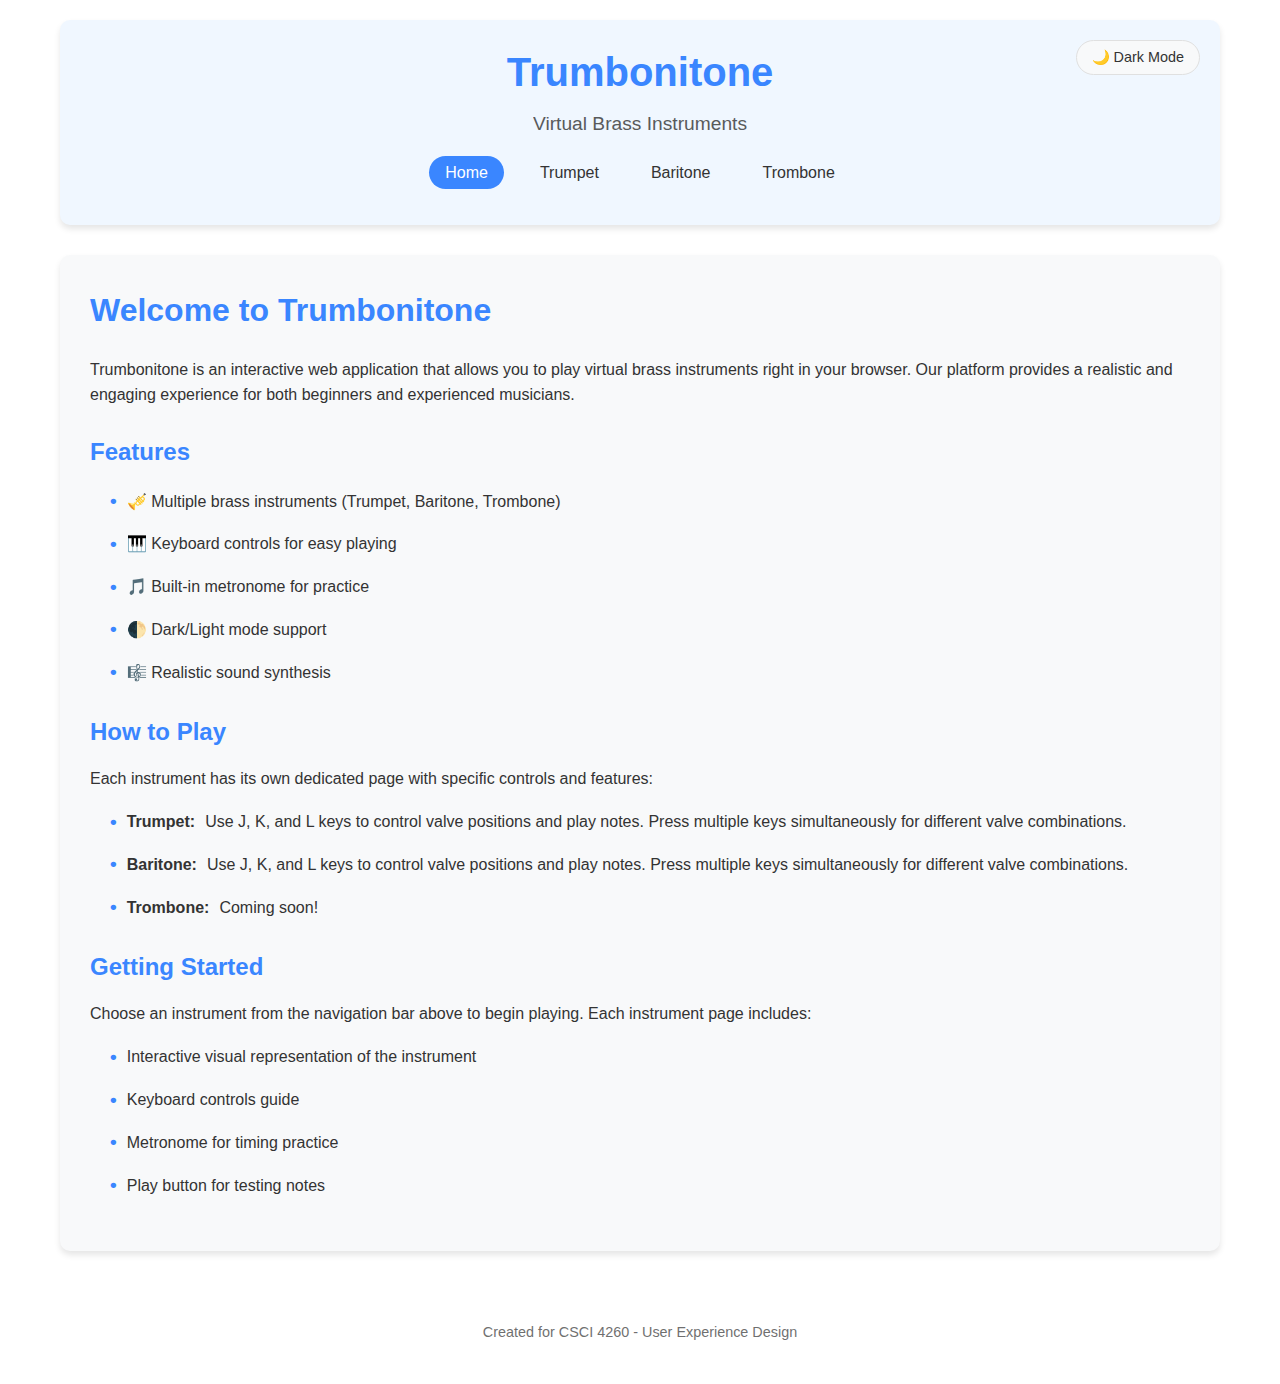
<file: index.html>
<!DOCTYPE html>
<html lang="en">
  <head>
    <meta charset="UTF-8" />
    <meta name="viewport" content="width=device-width, initial-scale=1.0" />
    <title>Trumbonitone - Home</title>
    <link rel="stylesheet" href="styles.css" />
    <link rel="icon" href="./assets/favicon.png">

    <!-- polyfill -->
    <script src="./inc/shim/Base64.js" type="text/javascript"></script>
    <script src="./inc/shim/Base64binary.js" type="text/javascript"></script>
    <script src="./inc/shim/WebAudioAPI.js" type="text/javascript"></script>
    <!-- midi.js package -->
    <script src="./js/midi/audioDetect.js" type="text/javascript"></script>
    <script src="./js/midi/gm.js" type="text/javascript"></script>
    <script src="./js/midi/loader.js" type="text/javascript"></script>
    <script src="./js/midi/plugin.audiotag.js" type="text/javascript"></script>
    <script src="./js/midi/plugin.webaudio.js" type="text/javascript"></script>
    <script src="./js/midi/plugin.webmidi.js" type="text/javascript"></script>
    <!-- utils -->
    <script src="./js/util/dom_request_xhr.js" type="text/javascript"></script>
    <script
      src="./js/util/dom_request_script.js"
      type="text/javascript"
    ></script>
  </head>
  <body>
    <div class="app-container">
      <header>
        <h1>Trumbonitone</h1>
        <p>Virtual Brass Instruments</p>
        <nav class="main-nav">
          <ul>
            <li><a href="index.html" class="active">Home</a></li>
            <li><a href="trumpet.html">Trumpet</a></li>
            <li><a href="baritone.html">Baritone</a></li>
            <li><a href="trombone.html">Trombone</a></li>
          </ul>
        </nav>
        <button id="theme-toggle" onclick="toggleTheme()">🌙 Dark Mode</button>
      </header>

      <main>
        <div class="about-section">
          <h2>Welcome to Trumbonitone</h2>
          <p>
            Trumbonitone is an interactive web application that allows you to
            play virtual brass instruments right in your browser. Our platform
            provides a realistic and engaging experience for both beginners and
            experienced musicians.
          </p>

          <h3>Features</h3>
          <ul class="features-list">
            <li>🎺 Multiple brass instruments (Trumpet, Baritone, Trombone)</li>
            <li>🎹 Keyboard controls for easy playing</li>
            <li>🎵 Built-in metronome for practice</li>
            <li>🌓 Dark/Light mode support</li>
            <li>🎼 Realistic sound synthesis</li>
          </ul>

          <h3>How to Play</h3>
          <p>
            Each instrument has its own dedicated page with specific controls
            and features:
          </p>
          <ul class="features-list">
            <li>
              <strong>Trumpet:</strong> Use J, K, and L keys to control valve
              positions and play notes. Press multiple keys simultaneously for
              different valve combinations.
            </li>
            <li>
              <strong>Baritone:</strong> Use J, K, and L keys to control valve
              positions and play notes. Press multiple keys simultaneously for
              different valve combinations.
            </li>
            <li><strong>Trombone:</strong> Coming soon!</li>
          </ul>

          <h3>Getting Started</h3>
          <p>
            Choose an instrument from the navigation bar above to begin playing.
            Each instrument page includes:
          </p>
          <ul class="features-list">
            <li>Interactive visual representation of the instrument</li>
            <li>Keyboard controls guide</li>
            <li>Metronome for timing practice</li>
            <li>Play button for testing notes</li>
          </ul>
        </div>
      </main>

      <footer>
        <p>Created for CSCI 4260 - User Experience Design</p>
      </footer>
    </div>

    <script>
      // Theme handling
      function toggleTheme() {
        const html = document.documentElement;
        const currentTheme = html.getAttribute("data-theme");
        const newTheme = currentTheme === "dark" ? "light" : "dark";
        html.setAttribute("data-theme", newTheme);

        const themeButton = document.getElementById("theme-toggle");
        themeButton.textContent =
          newTheme === "dark" ? "☀️ Light Mode" : "🌙 Dark Mode";

        // Save preference
        localStorage.setItem("theme", newTheme);
      }

      // Load saved theme preference
      window.addEventListener("load", () => {
        const savedTheme = localStorage.getItem("theme") || "light";
        document.documentElement.setAttribute("data-theme", savedTheme);
        const themeButton = document.getElementById("theme-toggle");
        themeButton.textContent =
          savedTheme === "dark" ? "☀️ Light Mode" : "🌙 Dark Mode";
      });
    </script>
  </body>
</html>
</file>
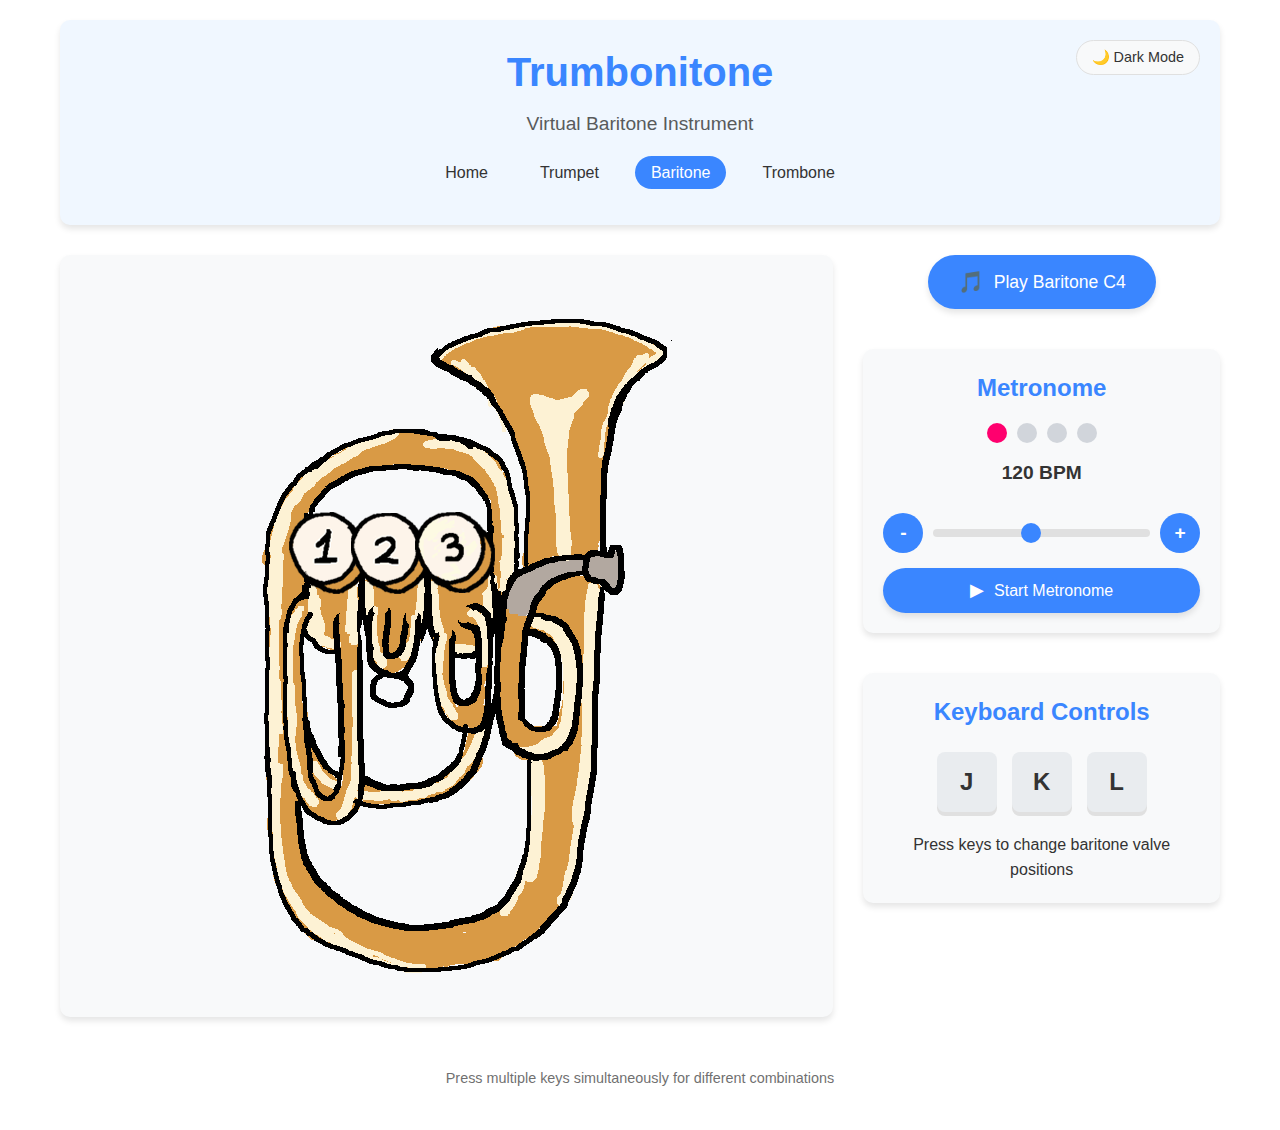
<file: baritone.html>
<!DOCTYPE html>
<html lang="en">
  <head>
    <meta charset="UTF-8" />
    <meta name="viewport" content="width=device-width, initial-scale=1.0" />
    <title>Trumbonitone - Baritone</title>
    <link rel="stylesheet" href="styles.css" />
    <link rel="icon" href="./assets/favicon.png">

    <!-- polyfill -->
    <script src="./inc/shim/Base64.js" type="text/javascript"></script>
    <script src="./inc/shim/Base64binary.js" type="text/javascript"></script>
    <script src="./inc/shim/WebAudioAPI.js" type="text/javascript"></script>
    <!-- midi.js package -->
    <script src="./js/midi/audioDetect.js" type="text/javascript"></script>
    <script src="./js/midi/gm.js" type="text/javascript"></script>
    <script src="./js/midi/loader.js" type="text/javascript"></script>
    <script src="./js/midi/plugin.audiotag.js" type="text/javascript"></script>
    <script src="./js/midi/plugin.webaudio.js" type="text/javascript"></script>
    <script src="./js/midi/plugin.webmidi.js" type="text/javascript"></script>
    <!-- utils -->
    <script src="./js/util/dom_request_xhr.js" type="text/javascript"></script>
    <script
      src="./js/util/dom_request_script.js"
      type="text/javascript"
    ></script>
  </head>
  <body>
    <div class="app-container">
      <header>
        <h1>Trumbonitone</h1>
        <p>Virtual Baritone Instrument</p>
        <nav class="main-nav">
          <ul>
            <li><a href="index.html">Home</a></li>
            <li><a href="trumpet.html">Trumpet</a></li>
            <li><a href="baritone.html" class="active">Baritone</a></li>
            <li><a href="trombone.html">Trombone</a></li>
          </ul>
        </nav>
        <button id="theme-toggle" onclick="toggleTheme()">🌙 Dark Mode</button>
      </header>

      <main>
        <div class="instrument-container">
          <div id="baritone-display"></div>
        </div>

        <div class="controls-section">
          <div class="play-controls">
            <button class="play-button" onclick="playBaritone()">
              <span class="icon">🎵</span>
              <span>Play Baritone C4</span>
            </button>
          </div>

          <!-- Metronome Section -->
          <div class="metronome-container">
            <h2>Metronome</h2>
            <div class="metronome-display">
              <div class="beat-indicator">
                <div class="beat beat-1 active"></div>
                <div class="beat beat-2"></div>
                <div class="beat beat-3"></div>
                <div class="beat beat-4"></div>
              </div>
              <div class="tempo-display">
                <span id="bpm-value">120</span> BPM
              </div>
            </div>
            <div class="metronome-controls">
              <button id="tempo-down" onclick="changeTempo(-5)">-</button>
              <input
                type="range"
                id="tempo-slider"
                min="40"
                max="220"
                value="120"
                oninput="updateTempo(this.value)"
              />
              <button id="tempo-up" onclick="changeTempo(5)">+</button>
            </div>
            <button
              id="metronome-toggle"
              class="metronome-button"
              onclick="toggleMetronome()"
            >
              <span class="icon">▶</span>
              <span>Start Metronome</span>
            </button>
          </div>

          <div class="keyboard-guide">
            <h2>Keyboard Controls</h2>
            <div class="key-container">
              <div class="key" data-key="j">J</div>
              <div class="key" data-key="k">K</div>
              <div class="key" data-key="l">L</div>
            </div>
            <p>Press keys to change baritone valve positions</p>
          </div>
        </div>
      </main>

      <footer>
        <p>Press multiple keys simultaneously for different combinations</p>
      </footer>
    </div>

    <script>
      // Theme handling
      function toggleTheme() {
        const html = document.documentElement;
        const currentTheme = html.getAttribute("data-theme");
        const newTheme = currentTheme === "dark" ? "light" : "dark";
        html.setAttribute("data-theme", newTheme);

        const themeButton = document.getElementById("theme-toggle");
        themeButton.textContent =
          newTheme === "dark" ? "☀️ Light Mode" : "🌙 Dark Mode";

        // Save preference
        localStorage.setItem("theme", newTheme);
      }

      // Load saved theme preference
      window.addEventListener("load", () => {
        const savedTheme = localStorage.getItem("theme") || "light";
        document.documentElement.setAttribute("data-theme", savedTheme);
        const themeButton = document.getElementById("theme-toggle");
        themeButton.textContent =
          savedTheme === "dark" ? "☀️ Light Mode" : "🌙 Dark Mode";
      });

      window.onload = function () {
        MIDI.loadPlugin({
          soundfontUrl:
            "https://gleitz.github.io/midi-js-soundfonts/FluidR3_GM/",
          instruments: ["trombone", "woodblock"],
          onsuccess: function () {
            MIDI.programChange(0, MIDI.GM.byName["trombone"].number);
            MIDI.programChange(1, MIDI.GM.byName["woodblock"].number);
            midiReady = true;
            document.querySelector(".play-button").classList.add("ready");
            console.log("MIDI initialized successfully");
          },
          onerror: function (err) {
            console.error("MIDI initialization failed:", err);
          },
        });
      };

      function playBaritone() {
        if (!midiReady) {
          console.warn("MIDI not ready yet!");
          return;
        }
        const note = 60; // C4
        const velocity = 127;
        const delay = 0;
        const duration = 0.75;

        MIDI.noteOn(0, note, velocity, delay);
        MIDI.noteOff(0, note, delay + duration);

        // Visual feedback
        document.querySelector(".play-button").classList.add("playing");
        setTimeout(() => {
          document.querySelector(".play-button").classList.remove("playing");
        }, duration * 1000);
      }

      let midiReady = false;
      let lastNote = null;
      let lastNoteTime = 0;

      function playNote(note) {
        if (!midiReady) {
          console.warn("MIDI not ready yet!");
          return;
        }

        const now = Date.now();
        // Only play a new note if it's different or if enough time has passed
        if (note !== lastNote || now - lastNoteTime > 100) {
          if (lastNote !== null) {
            MIDI.noteOff(0, lastNote, 0);
          }
          MIDI.noteOn(0, note, 127, 0);
          lastNote = note;
          lastNoteTime = now;
          console.log("Playing note:", note);
        }
      }

      const keysPressed = {};

      const baritoneDisplay = document.getElementById("baritone-display");

      const img_strt = new Image();
      img_strt.src = "./assets/baritone/Baritone.png";
      img_strt.alt = "Baritone with no valves pressed";
      img_strt.className = "baritone-image";

      const img_j = new Image();
      img_j.src = "./assets/baritone/Baritone_J.png";
      img_j.alt = "Baritone with J valve pressed";
      img_j.className = "baritone-image";
      img_j.style.display = "none";

      const img_k = new Image();
      img_k.src = "./assets/baritone/Baritone_K.png";
      img_k.alt = "Baritone with K valve pressed";
      img_k.className = "baritone-image";
      img_k.style.display = "none";

      const img_l = new Image();
      img_l.src = "./assets/baritone/Baritone_L.png";
      img_l.alt = "Baritone with L valve pressed";
      img_l.className = "baritone-image";
      img_l.style.display = "none";

      const img_jk = new Image();
      img_jk.src = "./assets/baritone/Baritone_JK.png";
      img_jk.alt = "Baritone with J and K valves pressed";
      img_jk.className = "baritone-image";
      img_jk.style.display = "none";

      const img_jl = new Image();
      img_jl.src = "./assets/baritone/Baritone_JL.png";
      img_jl.alt = "Baritone with J and L valves pressed";
      img_jl.className = "baritone-image";
      img_jl.style.display = "none";

      const img_kl = new Image();
      img_kl.src = "./assets/baritone/Baritone_KL.png";
      img_kl.alt = "Baritone with K and L valves pressed";
      img_kl.className = "baritone-image";
      img_kl.style.display = "none";

      const img_jkl = new Image();
      img_jkl.src = "./assets/baritone/Baritone_JKL.png";
      img_jkl.alt = "Baritone with all valves pressed";
      img_jkl.className = "baritone-image";
      img_jkl.style.display = "none";

      img_strt.onload = () => baritoneDisplay.appendChild(img_strt);
      img_j.onload = () => baritoneDisplay.appendChild(img_j);
      img_k.onload = () => baritoneDisplay.appendChild(img_k);
      img_l.onload = () => baritoneDisplay.appendChild(img_l);
      img_jk.onload = () => baritoneDisplay.appendChild(img_jk);
      img_jl.onload = () => baritoneDisplay.appendChild(img_jl);
      img_kl.onload = () => baritoneDisplay.appendChild(img_kl);
      img_jkl.onload = () => baritoneDisplay.appendChild(img_jkl);

      function updateDisplay() {
        if (isNone()) {
          img_strt.style.display = "block";
          img_j.style.display = "none";
          img_k.style.display = "none";
          img_l.style.display = "none";
          img_jk.style.display = "none";
          img_jl.style.display = "none";
          img_kl.style.display = "none";
          img_jkl.style.display = "none";
        } else if (isJ()) {
          img_strt.style.display = "none";
          img_j.style.display = "block";
          img_k.style.display = "none";
          img_l.style.display = "none";
          img_jk.style.display = "none";
          img_jl.style.display = "none";
          img_kl.style.display = "none";
          img_jkl.style.display = "none";
        } else if (isK()) {
          img_strt.style.display = "none";
          img_j.style.display = "none";
          img_k.style.display = "block";
          img_l.style.display = "none";
          img_jk.style.display = "none";
          img_jl.style.display = "none";
          img_kl.style.display = "none";
          img_jkl.style.display = "none";
        } else if (isL()) {
          img_strt.style.display = "none";
          img_j.style.display = "none";
          img_k.style.display = "none";
          img_l.style.display = "block";
          img_jk.style.display = "none";
          img_jl.style.display = "none";
          img_kl.style.display = "none";
          img_jkl.style.display = "none";
        } else if (isJK()) {
          img_strt.style.display = "none";
          img_j.style.display = "none";
          img_k.style.display = "none";
          img_l.style.display = "none";
          img_jk.style.display = "block";
          img_jl.style.display = "none";
          img_kl.style.display = "none";
          img_jkl.style.display = "none";
        } else if (isJL()) {
          img_strt.style.display = "none";
          img_j.style.display = "none";
          img_k.style.display = "none";
          img_l.style.display = "none";
          img_jk.style.display = "none";
          img_jl.style.display = "block";
          img_kl.style.display = "none";
          img_jkl.style.display = "none";
        } else if (isKL()) {
          img_strt.style.display = "none";
          img_j.style.display = "none";
          img_k.style.display = "none";
          img_l.style.display = "none";
          img_jk.style.display = "none";
          img_jl.style.display = "none";
          img_kl.style.display = "block";
          img_jkl.style.display = "none";
        } else if (isJKL()) {
          img_strt.style.display = "none";
          img_j.style.display = "none";
          img_k.style.display = "none";
          img_l.style.display = "none";
          img_jk.style.display = "none";
          img_jl.style.display = "none";
          img_kl.style.display = "none";
          img_jkl.style.display = "block";
        }

        requestAnimationFrame(updateDisplay);
      }

      document.addEventListener("keydown", (e) => {
        const key = e.key.toLowerCase();
        if (key === "j" || key === "k" || key === "l") {
          keysPressed[key] = true;
          document
            .querySelector(`.key[data-key="${key}"]`)
            .classList.add("active");

          // Play the appropriate note based on key combination
          if (isNone()) {
            playNote(60); // C4 - No valves
          } else if (isJ()) {
            playNote(58); // Bb3 - First valve
          } else if (isK()) {
            playNote(57); // A3 - Second valve
          } else if (isL()) {
            playNote(55); // G3 - Third valve
          } else if (isJK()) {
            playNote(53); // F3 - First and second valves
          } else if (isJL()) {
            playNote(52); // E3 - First and third valves
          } else if (isKL()) {
            playNote(50); // D3 - Second and third valves
          } else if (isJKL()) {
            playNote(48); // C3 - All valves
          }
        }
      });

      document.addEventListener("keyup", (e) => {
        const key = e.key.toLowerCase();
        if (key === "j" || key === "k" || key === "l") {
          keysPressed[key] = false;
          document
            .querySelector(`.key[data-key="${key}"]`)
            .classList.remove("active");
          // Stop the note when all keys are released
          if (isNone() && lastNote !== null) {
            MIDI.noteOff(0, lastNote, 0);
            lastNote = null;
          }
        }
      });

      requestAnimationFrame(updateDisplay);

      function isNone() {
        return Object.values(keysPressed).every((value) => value === false);
      }

      function isJ() {
        return keysPressed["j"] && !keysPressed["k"] && !keysPressed["l"];
      }

      function isK() {
        return !keysPressed["j"] && keysPressed["k"] && !keysPressed["l"];
      }

      function isL() {
        return !keysPressed["j"] && !keysPressed["k"] && keysPressed["l"];
      }

      function isJK() {
        return keysPressed["j"] && keysPressed["k"] && !keysPressed["l"];
      }

      function isJL() {
        return keysPressed["j"] && !keysPressed["k"] && keysPressed["l"];
      }

      function isKL() {
        return !keysPressed["j"] && keysPressed["k"] && keysPressed["l"];
      }

      function isJKL() {
        return keysPressed["j"] && keysPressed["k"] && keysPressed["l"];
      }

      // Metronome functionality
      let metronomeActive = false;
      let tempo = 120; // BPM
      let metronomeInterval;
      let currentBeat = 0;
      const beatsPerMeasure = 4;

      function updateTempo(value) {
        tempo = parseInt(value);
        document.getElementById("bpm-value").textContent = tempo;

        // If metronome is running, restart it with new tempo
        if (metronomeActive) {
          clearInterval(metronomeInterval);
          startMetronome();
        }
      }

      function changeTempo(change) {
        const slider = document.getElementById("tempo-slider");
        const newTempo = parseInt(slider.value) + change;

        // Keep tempo within bounds
        if (
          newTempo >= parseInt(slider.min) &&
          newTempo <= parseInt(slider.max)
        ) {
          slider.value = newTempo;
          updateTempo(newTempo);
        }
      }

      function toggleMetronome() {
        metronomeActive = !metronomeActive;
        const button = document.getElementById("metronome-toggle");

        if (metronomeActive) {
          button.innerHTML =
            '<span class="icon">■</span><span>Stop Metronome</span>';
          button.classList.add("active");
          startMetronome();
        } else {
          button.innerHTML =
            '<span class="icon">▶</span><span>Start Metronome</span>';
          button.classList.remove("active");
          clearInterval(metronomeInterval);
          resetBeatIndicators();
        }
      }

      function startMetronome() {
        const intervalMs = 60000 / tempo; // Convert BPM to milliseconds

        // Reset beat counter
        currentBeat = 0;

        // Start the interval
        metronomeInterval = setInterval(() => {
          playMetronomeTick(currentBeat === 0); // Accent first beat
          updateBeatIndicator();
          currentBeat = (currentBeat + 1) % beatsPerMeasure;
        }, intervalMs);
      }

      function playMetronomeTick(isAccent) {
        if (!midiReady) return;

        // Use MIDI to play woodblock sound
        const note = isAccent ? 76 : 77; // High/low woodblock
        const velocity = isAccent ? 100 : 80;
        const delay = 0;
        const duration = 0.05;

        MIDI.noteOn(1, note, velocity, delay);
        MIDI.noteOff(1, note, delay + duration);
      }

      function updateBeatIndicator() {
        // Reset all beat indicators
        resetBeatIndicators();

        // Highlight current beat
        const currentBeatEl = document.querySelector(
          `.beat-${currentBeat + 1}`
        );
        if (currentBeatEl) {
          currentBeatEl.classList.add("active");
          currentBeatEl.classList.add("pulse");

          // Remove pulse animation after it completes
          setTimeout(() => {
            currentBeatEl.classList.remove("pulse");
          }, 150);
        }
      }

      function resetBeatIndicators() {
        const beats = document.querySelectorAll(".beat");
        beats.forEach((beat) => {
          beat.classList.remove("active");
          beat.classList.remove("pulse");
        });
      }
    </script>
  </body>
</html>
</file>
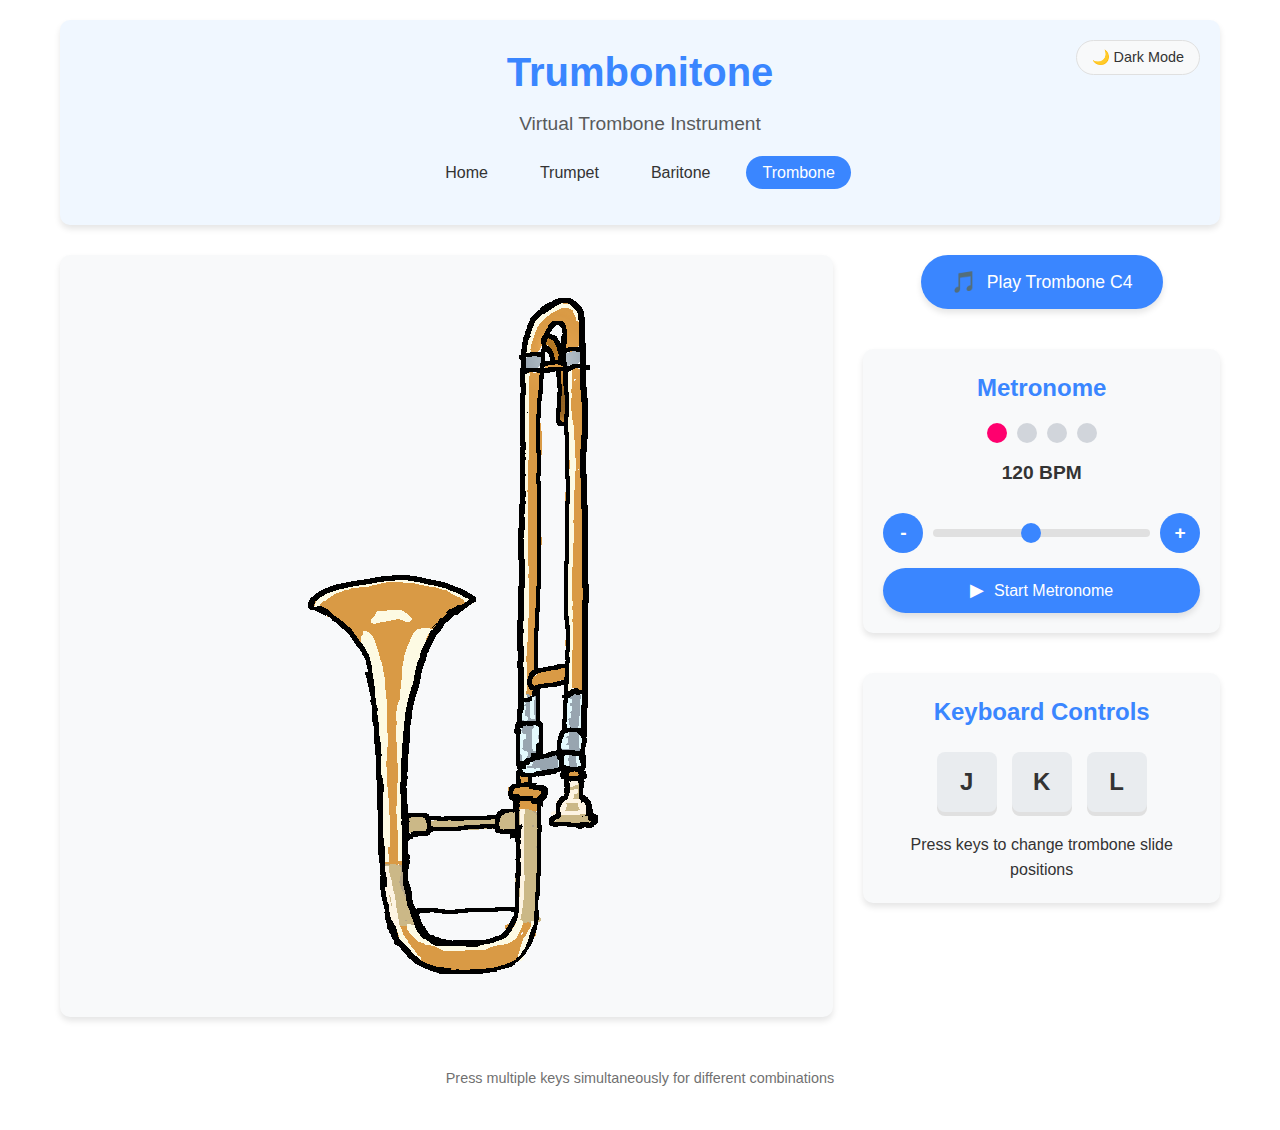
<file: trombone.html>
<!DOCTYPE html>
<html lang="en">
  <head>
    <meta charset="UTF-8" />
    <meta name="viewport" content="width=device-width, initial-scale=1.0" />
    <title>Trumbonitone - Trombone</title>
    <link rel="stylesheet" href="styles.css" />
    <link rel="icon" href="./assets/favicon.png">

    <!-- polyfill -->
    <script src="./inc/shim/Base64.js" type="text/javascript"></script>
    <script src="./inc/shim/Base64binary.js" type="text/javascript"></script>
    <script src="./inc/shim/WebAudioAPI.js" type="text/javascript"></script>
    <!-- midi.js package -->
    <script src="./js/midi/audioDetect.js" type="text/javascript"></script>
    <script src="./js/midi/gm.js" type="text/javascript"></script>
    <script src="./js/midi/loader.js" type="text/javascript"></script>
    <script src="./js/midi/plugin.audiotag.js" type="text/javascript"></script>
    <script src="./js/midi/plugin.webaudio.js" type="text/javascript"></script>
    <script src="./js/midi/plugin.webmidi.js" type="text/javascript"></script>
    <!-- utils -->
    <script src="./js/util/dom_request_xhr.js" type="text/javascript"></script>
    <script
      src="./js/util/dom_request_script.js"
      type="text/javascript"
    ></script>
  </head>
  <body>
    <div class="app-container">
      <header>
        <h1>Trumbonitone</h1>
        <p>Virtual Trombone Instrument</p>
        <nav class="main-nav">
          <ul>
            <li><a href="index.html">Home</a></li>
            <li><a href="trumpet.html">Trumpet</a></li>
            <li><a href="baritone.html">Baritone</a></li>
            <li><a href="trombone.html" class="active">Trombone</a></li>
          </ul>
        </nav>
        <button id="theme-toggle" onclick="toggleTheme()">🌙 Dark Mode</button>
      </header>

      <main>
        <div class="instrument-container">
          <div id="trombone-display"></div>
        </div>

        <div class="controls-section">
          <div class="play-controls">
            <button class="play-button" onclick="playTrombone()">
              <span class="icon">🎵</span>
              <span>Play Trombone C4</span>
            </button>
          </div>

          <!-- Metronome Section -->
          <div class="metronome-container">
            <h2>Metronome</h2>
            <div class="metronome-display">
              <div class="beat-indicator">
                <div class="beat beat-1 active"></div>
                <div class="beat beat-2"></div>
                <div class="beat beat-3"></div>
                <div class="beat beat-4"></div>
              </div>
              <div class="tempo-display">
                <span id="bpm-value">120</span> BPM
              </div>
            </div>
            <div class="metronome-controls">
              <button id="tempo-down" onclick="changeTempo(-5)">-</button>
              <input
                type="range"
                id="tempo-slider"
                min="40"
                max="220"
                value="120"
                oninput="updateTempo(this.value)"
              />
              <button id="tempo-up" onclick="changeTempo(5)">+</button>
            </div>
            <button
              id="metronome-toggle"
              class="metronome-button"
              onclick="toggleMetronome()"
            >
              <span class="icon">▶</span>
              <span>Start Metronome</span>
            </button>
          </div>

          <div class="keyboard-guide">
            <h2>Keyboard Controls</h2>
            <div class="key-container">
              <div class="key" data-key="j">J</div>
              <div class="key" data-key="k">K</div>
              <div class="key" data-key="l">L</div>
            </div>
            <p>Press keys to change trombone slide positions</p>
          </div>
        </div>
      </main>

      <footer>
        <p>Press multiple keys simultaneously for different combinations</p>
      </footer>
    </div>

    <script>
      // Theme handling
      function toggleTheme() {
        const html = document.documentElement;
        const currentTheme = html.getAttribute("data-theme");
        const newTheme = currentTheme === "dark" ? "light" : "dark";
        html.setAttribute("data-theme", newTheme);

        const themeButton = document.getElementById("theme-toggle");
        themeButton.textContent =
          newTheme === "dark" ? "☀️ Light Mode" : "🌙 Dark Mode";

        // Save preference
        localStorage.setItem("theme", newTheme);
      }

      // Load saved theme preference
      window.addEventListener("load", () => {
        const savedTheme = localStorage.getItem("theme") || "light";
        document.documentElement.setAttribute("data-theme", savedTheme);
        const themeButton = document.getElementById("theme-toggle");
        themeButton.textContent =
          savedTheme === "dark" ? "☀️ Light Mode" : "🌙 Dark Mode";
      });

      window.onload = function () {
        MIDI.loadPlugin({
          soundfontUrl:
            "https://gleitz.github.io/midi-js-soundfonts/FluidR3_GM/",
          instruments: ["trombone"],
          onsuccess: function () {
            MIDI.programChange(0, MIDI.GM.byName["trombone"].number);
            midiReady = true;
            document.querySelector(".play-button").classList.add("ready");
          },
        });
      };

      function playTrombone() {
        if (!midiReady) {
          console.warn("MIDI not ready yet!");
          return;
        }
        const note = 60; // C4
        const velocity = 127;
        const delay = 0;
        const duration = 0.75;

        MIDI.noteOn(0, note, velocity, delay);
        MIDI.noteOff(0, note, delay + duration);

        // Visual feedback
        document.querySelector(".play-button").classList.add("playing");
        setTimeout(() => {
          document.querySelector(".play-button").classList.remove("playing");
        }, duration * 1000);
      }

      let midiReady = false;
      const keysPressed = {};
      const tromboneDisplay = document.getElementById("trombone-display");

      const img_strt = new Image();
      img_strt.src = "./assets/trombone/Trombone.png";
      img_strt.alt = "Trombone in first position";
      img_strt.className = "trombone-image";

      img_strt.onload = () => tromboneDisplay.appendChild(img_strt);

      document.addEventListener("keydown", (e) => {
        const key = e.key.toLowerCase();
        if (key === "j" || key === "k" || key === "l") {
          keysPressed[key] = true;
          document
            .querySelector(`.key[data-key="${key}"]`)
            .classList.add("active");
        }
      });

      document.addEventListener("keyup", (e) => {
        const key = e.key.toLowerCase();
        if (key === "j" || key === "k" || key === "l") {
          keysPressed[key] = false;
          document
            .querySelector(`.key[data-key="${key}"]`)
            .classList.remove("active");
        }
      });

      function updateDisplay() {
        if (isNone()) {
          img_strt.style.display = "block";
        }

        requestAnimationFrame(updateDisplay);
      }

      requestAnimationFrame(updateDisplay);

      function isNone() {
        return Object.values(keysPressed).every((value) => value === false);
      }

      // Metronome functionality
      let metronomeActive = false;
      let tempo = 120; // BPM
      let metronomeInterval;
      let currentBeat = 0;
      const beatsPerMeasure = 4;

      function updateTempo(value) {
        tempo = parseInt(value);
        document.getElementById("bpm-value").textContent = tempo;

        // If metronome is running, restart it with new tempo
        if (metronomeActive) {
          clearInterval(metronomeInterval);
          startMetronome();
        }
      }

      function changeTempo(change) {
        const slider = document.getElementById("tempo-slider");
        const newTempo = parseInt(slider.value) + change;

        // Keep tempo within bounds
        if (
          newTempo >= parseInt(slider.min) &&
          newTempo <= parseInt(slider.max)
        ) {
          slider.value = newTempo;
          updateTempo(newTempo);
        }
      }

      function toggleMetronome() {
        metronomeActive = !metronomeActive;
        const button = document.getElementById("metronome-toggle");

        if (metronomeActive) {
          button.innerHTML =
            '<span class="icon">■</span><span>Stop Metronome</span>';
          button.classList.add("active");
          startMetronome();
        } else {
          button.innerHTML =
            '<span class="icon">▶</span><span>Start Metronome</span>';
          button.classList.remove("active");
          clearInterval(metronomeInterval);
          resetBeatIndicators();
        }
      }

      function startMetronome() {
        const intervalMs = 60000 / tempo; // Convert BPM to milliseconds

        // Reset beat counter
        currentBeat = 0;

        // Start the interval
        metronomeInterval = setInterval(() => {
          playMetronomeTick(currentBeat === 0); // Accent first beat
          updateBeatIndicator();
          currentBeat = (currentBeat + 1) % beatsPerMeasure;
        }, intervalMs);
      }

      function playMetronomeTick(isAccent) {
        if (!midiReady) return;

        // Use MIDI to play woodblock sound
        const note = isAccent ? 76 : 77; // High/low woodblock
        const velocity = isAccent ? 100 : 80;
        const delay = 0;
        const duration = 0.05;

        MIDI.noteOn(1, note, velocity, delay);
        MIDI.noteOff(1, note, delay + duration);
      }

      function updateBeatIndicator() {
        // Reset all beat indicators
        resetBeatIndicators();

        // Highlight current beat
        const currentBeatEl = document.querySelector(
          `.beat-${currentBeat + 1}`
        );
        if (currentBeatEl) {
          currentBeatEl.classList.add("active");
          currentBeatEl.classList.add("pulse");

          // Remove pulse animation after it completes
          setTimeout(() => {
            currentBeatEl.classList.remove("pulse");
          }, 150);
        }
      }

      function resetBeatIndicators() {
        const beats = document.querySelectorAll(".beat");
        beats.forEach((beat) => {
          beat.classList.remove("active");
          beat.classList.remove("pulse");
        });
      }
    </script>
  </body>
</html>
</file>
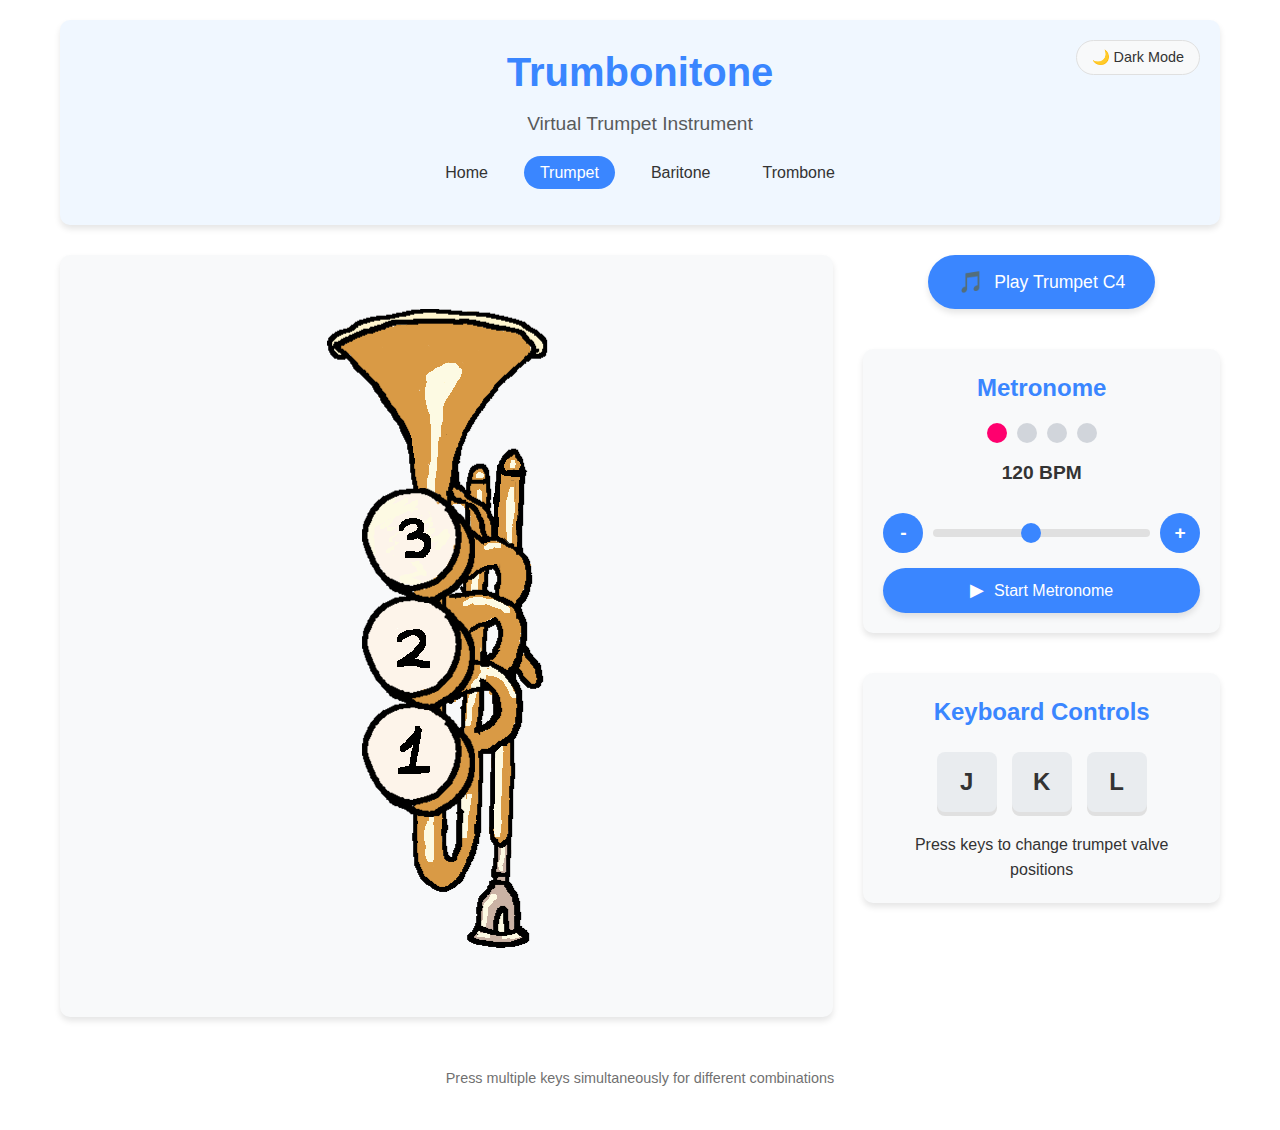
<file: trumpet.html>
<!DOCTYPE html>
<html lang="en">
  <head>
    <meta charset="UTF-8" />
    <meta name="viewport" content="width=device-width, initial-scale=1.0" />
    <title>Trumbonitone</title>
    <link rel="stylesheet" href="styles.css" />
    <link rel="icon" href="./assets/favicon.png">

    <!-- polyfill -->
    <script src="./inc/shim/Base64.js" type="text/javascript"></script>
    <script src="./inc/shim/Base64binary.js" type="text/javascript"></script>
    <script src="./inc/shim/WebAudioAPI.js" type="text/javascript"></script>
    <!-- midi.js package -->
    <script src="./js/midi/audioDetect.js" type="text/javascript"></script>
    <script src="./js/midi/gm.js" type="text/javascript"></script>
    <script src="./js/midi/loader.js" type="text/javascript"></script>
    <script src="./js/midi/plugin.audiotag.js" type="text/javascript"></script>
    <script src="./js/midi/plugin.webaudio.js" type="text/javascript"></script>
    <script src="./js/midi/plugin.webmidi.js" type="text/javascript"></script>
    <!-- utils -->
    <script src="./js/util/dom_request_xhr.js" type="text/javascript"></script>
    <script
      src="./js/util/dom_request_script.js"
      type="text/javascript"
    ></script>
  </head>
  <body>
    <div class="app-container">
      <header>
        <h1>Trumbonitone</h1>
        <p>Virtual Trumpet Instrument</p>
        <nav class="main-nav">
          <ul>
            <li><a href="index.html">Home</a></li>
            <li><a href="trumpet.html" class="active">Trumpet</a></li>
            <li><a href="baritone.html">Baritone</a></li>
            <li><a href="trombone.html">Trombone</a></li>
          </ul>
        </nav>
        <button id="theme-toggle" onclick="toggleTheme()">🌙 Dark Mode</button>
      </header>

      <main>
        <div class="instrument-container">
          <div id="trumpet-display"></div>
        </div>

        <div class="controls-section">
          <div class="play-controls">
            <button class="play-button" onclick="playTrumpet()">
              <span class="icon">🎵</span>
              <span>Play Trumpet C4</span>
            </button>
          </div>

          <!-- Metronome Section -->
          <div class="metronome-container">
            <h2>Metronome</h2>
            <div class="metronome-display">
              <div class="beat-indicator">
                <div class="beat beat-1 active"></div>
                <div class="beat beat-2"></div>
                <div class="beat beat-3"></div>
                <div class="beat beat-4"></div>
              </div>
              <div class="tempo-display">
                <span id="bpm-value">120</span> BPM
              </div>
            </div>
            <div class="metronome-controls">
              <button id="tempo-down" onclick="changeTempo(-5)">-</button>
              <input
                type="range"
                id="tempo-slider"
                min="40"
                max="220"
                value="120"
                oninput="updateTempo(this.value)"
              />
              <button id="tempo-up" onclick="changeTempo(5)">+</button>
            </div>
            <button
              id="metronome-toggle"
              class="metronome-button"
              onclick="toggleMetronome()"
            >
              <span class="icon">▶</span>
              <span>Start Metronome</span>
            </button>
          </div>

          <div class="keyboard-guide">
            <h2>Keyboard Controls</h2>
            <div class="key-container">
              <div class="key" data-key="j">J</div>
              <div class="key" data-key="k">K</div>
              <div class="key" data-key="l">L</div>
            </div>
            <p>Press keys to change trumpet valve positions</p>
          </div>
        </div>
      </main>

      <footer>
        <p>Press multiple keys simultaneously for different combinations</p>
      </footer>
    </div>

    <script>
      // Theme handling
      function toggleTheme() {
        const html = document.documentElement;
        const currentTheme = html.getAttribute("data-theme");
        const newTheme = currentTheme === "dark" ? "light" : "dark";
        html.setAttribute("data-theme", newTheme);

        const themeButton = document.getElementById("theme-toggle");
        themeButton.textContent =
          newTheme === "dark" ? "☀️ Light Mode" : "🌙 Dark Mode";

        // Save preference
        localStorage.setItem("theme", newTheme);
      }

      // Load saved theme preference
      window.addEventListener("load", () => {
        const savedTheme = localStorage.getItem("theme") || "light";
        document.documentElement.setAttribute("data-theme", savedTheme);
        const themeButton = document.getElementById("theme-toggle");
        themeButton.textContent =
          savedTheme === "dark" ? "☀️ Light Mode" : "🌙 Dark Mode";
      });

      window.onload = function () {
        MIDI.loadPlugin({
          soundfontUrl:
            "https://gleitz.github.io/midi-js-soundfonts/FluidR3_GM/",
          instruments: ["trumpet", "woodblock"],
          onsuccess: function () {
            MIDI.programChange(0, MIDI.GM.byName["trumpet"].number);
            MIDI.programChange(1, MIDI.GM.byName["woodblock"].number);
            midiReady = true;
            document.querySelector(".play-button").classList.add("ready");
          },
        });
      };

      function playTrumpet() {
        if (!midiReady) {
          console.warn("MIDI not ready yet!");
          return;
        }
        const note = 60; // C4
        const velocity = 127;
        const delay = 0;
        const duration = 0.75;

        MIDI.noteOn(0, note, velocity, delay);
        MIDI.noteOff(0, note, delay + duration);

        // Visual feedback
        document.querySelector(".play-button").classList.add("playing");
        setTimeout(() => {
          document.querySelector(".play-button").classList.remove("playing");
        }, duration * 1000);
      }

      let midiReady = false;

      const keysPressed = {};

      const trumpetDisplay = document.getElementById("trumpet-display");

      const img_strt = new Image();
      img_strt.src = "./assets/trumpet/Trumpet.png";
      img_strt.alt = "Trumpet with no valves pressed";
      img_strt.className = "trumpet-image";

      const img_j = new Image();
      img_j.src = "./assets/trumpet/Trumpet_J.png";
      img_j.alt = "Trumpet with J valve pressed";
      img_j.className = "trumpet-image";
      img_j.style.display = "none";

      const img_k = new Image();
      img_k.src = "./assets/trumpet/Trumpet_K.png";
      img_k.alt = "Trumpet with K valve pressed";
      img_k.className = "trumpet-image";
      img_k.style.display = "none";

      const img_l = new Image();
      img_l.src = "./assets/trumpet/Trumpet_L.png";
      img_l.alt = "Trumpet with L valve pressed";
      img_l.className = "trumpet-image";
      img_l.style.display = "none";

      const img_jk = new Image();
      img_jk.src = "./assets/trumpet/Trumpet_KJ.png";
      img_jk.alt = "Trumpet with J and K valves pressed";
      img_jk.className = "trumpet-image";
      img_jk.style.display = "none";

      const img_jl = new Image();
      img_jl.src = "./assets/trumpet/Trumpet_LJ.png";
      img_jl.alt = "Trumpet with J and L valves pressed";
      img_jl.className = "trumpet-image";
      img_jl.style.display = "none";

      const img_kl = new Image();
      img_kl.src = "./assets/trumpet/Trumpet_KL.png";
      img_kl.alt = "Trumpet with K and L valves pressed";
      img_kl.className = "trumpet-image";
      img_kl.style.display = "none";

      const img_jkl = new Image();
      img_jkl.src = "./assets/trumpet/Trumpet_JKL.png";
      img_jkl.alt = "Trumpet with all valves pressed";
      img_jkl.className = "trumpet-image";
      img_jkl.style.display = "none";

      img_strt.onload = () => trumpetDisplay.appendChild(img_strt);
      img_j.onload = () => trumpetDisplay.appendChild(img_j);
      img_k.onload = () => trumpetDisplay.appendChild(img_k);
      img_l.onload = () => trumpetDisplay.appendChild(img_l);
      img_jk.onload = () => trumpetDisplay.appendChild(img_jk);
      img_jl.onload = () => trumpetDisplay.appendChild(img_jl);
      img_kl.onload = () => trumpetDisplay.appendChild(img_kl);
      img_jkl.onload = () => trumpetDisplay.appendChild(img_jkl);

      function updateDisplay() {
        if (isNone()) {
          img_strt.style.display = "block";
          img_j.style.display = "none";
          img_k.style.display = "none";
          img_l.style.display = "none";
          img_jk.style.display = "none";
          img_jl.style.display = "none";
          img_kl.style.display = "none";
          img_jkl.style.display = "none";
        } else if (isJ()) {
          img_strt.style.display = "none";
          img_j.style.display = "block";
          img_k.style.display = "none";
          img_l.style.display = "none";
          img_jk.style.display = "none";
          img_jl.style.display = "none";
          img_kl.style.display = "none";
          img_jkl.style.display = "none";
        } else if (isK()) {
          img_strt.style.display = "none";
          img_j.style.display = "none";
          img_k.style.display = "block";
          img_l.style.display = "none";
          img_jk.style.display = "none";
          img_jl.style.display = "none";
          img_kl.style.display = "none";
          img_jkl.style.display = "none";
        } else if (isL()) {
          img_strt.style.display = "none";
          img_j.style.display = "none";
          img_k.style.display = "none";
          img_l.style.display = "block";
          img_jk.style.display = "none";
          img_jl.style.display = "none";
          img_kl.style.display = "none";
          img_jkl.style.display = "none";
        } else if (isJK()) {
          img_strt.style.display = "none";
          img_j.style.display = "none";
          img_k.style.display = "none";
          img_l.style.display = "none";
          img_jk.style.display = "block";
          img_jl.style.display = "none";
          img_kl.style.display = "none";
          img_jkl.style.display = "none";
        } else if (isJL()) {
          img_strt.style.display = "none";
          img_j.style.display = "none";
          img_k.style.display = "none";
          img_l.style.display = "none";
          img_jk.style.display = "none";
          img_jl.style.display = "block";
          img_kl.style.display = "none";
          img_jkl.style.display = "none";
        } else if (isKL()) {
          img_strt.style.display = "none";
          img_j.style.display = "none";
          img_k.style.display = "none";
          img_l.style.display = "none";
          img_jk.style.display = "none";
          img_jl.style.display = "none";
          img_kl.style.display = "block";
          img_jkl.style.display = "none";
        } else if (isJKL()) {
          img_strt.style.display = "none";
          img_j.style.display = "none";
          img_k.style.display = "none";
          img_l.style.display = "none";
          img_jk.style.display = "none";
          img_jl.style.display = "none";
          img_kl.style.display = "none";
          img_jkl.style.display = "block";
        }

        requestAnimationFrame(updateDisplay);
      }

      let lastNote = null;
      let lastNoteTime = 0;

      function playNote(note) {
        if (!midiReady) return;

        const now = Date.now();
        // Only play a new note if it's different or if enough time has passed
        if (note !== lastNote || now - lastNoteTime > 100) {
          if (lastNote !== null) {
            MIDI.noteOff(0, lastNote, 0);
          }
          MIDI.noteOn(0, note, 127, 0);
          lastNote = note;
          lastNoteTime = now;
        }
      }

      document.addEventListener("keydown", (e) => {
        const key = e.key.toLowerCase();
        if (key === "j" || key === "k" || key === "l") {
          keysPressed[key] = true;
          document
            .querySelector(`.key[data-key="${key}"]`)
            .classList.add("active");

          // Play the appropriate note based on key combination
          if (isNone()) {
            playNote(60); // C4 - No valves
          } else if (isJ()) {
            playNote(58); // Bb3 - First valve
          } else if (isK()) {
            playNote(57); // A3 - Second valve
          } else if (isL()) {
            playNote(55); // G3 - Third valve
          } else if (isJK()) {
            playNote(53); // F3 - First and second valves
          } else if (isJL()) {
            playNote(52); // E3 - First and third valves
          } else if (isKL()) {
            playNote(50); // D3 - Second and third valves
          } else if (isJKL()) {
            playNote(48); // C3 - All valves
          }
        }
      });

      document.addEventListener("keyup", (e) => {
        const key = e.key.toLowerCase();
        if (key === "j" || key === "k" || key === "l") {
          keysPressed[key] = false;
          document
            .querySelector(`.key[data-key="${key}"]`)
            .classList.remove("active");
          // Stop the note when all keys are released
          if (isNone() && lastNote !== null) {
            MIDI.noteOff(0, lastNote, 0);
            lastNote = null;
          }
        }
      });

      requestAnimationFrame(updateDisplay);

      function isNone() {
        return Object.values(keysPressed).every((value) => value === false);
      }

      function isJ() {
        return keysPressed["j"] && !keysPressed["k"] && !keysPressed["l"];
      }

      function isK() {
        return !keysPressed["j"] && keysPressed["k"] && !keysPressed["l"];
      }

      function isL() {
        return !keysPressed["j"] && !keysPressed["k"] && keysPressed["l"];
      }

      function isJK() {
        return keysPressed["j"] && keysPressed["k"] && !keysPressed["l"];
      }

      function isJL() {
        return keysPressed["j"] && !keysPressed["k"] && keysPressed["l"];
      }

      function isKL() {
        return !keysPressed["j"] && keysPressed["k"] && keysPressed["l"];
      }

      function isJKL() {
        return keysPressed["j"] && keysPressed["k"] && keysPressed["l"];
      }

      // Metronome functionality
      let metronomeActive = false;
      let tempo = 120; // BPM
      let metronomeInterval;
      let currentBeat = 0;
      const beatsPerMeasure = 4;

      function updateTempo(value) {
        tempo = parseInt(value);
        document.getElementById("bpm-value").textContent = tempo;

        // If metronome is running, restart it with new tempo
        if (metronomeActive) {
          clearInterval(metronomeInterval);
          startMetronome();
        }
      }

      function changeTempo(change) {
        const slider = document.getElementById("tempo-slider");
        const newTempo = parseInt(slider.value) + change;

        // Keep tempo within bounds
        if (
          newTempo >= parseInt(slider.min) &&
          newTempo <= parseInt(slider.max)
        ) {
          slider.value = newTempo;
          updateTempo(newTempo);
        }
      }

      function toggleMetronome() {
        metronomeActive = !metronomeActive;
        const button = document.getElementById("metronome-toggle");

        if (metronomeActive) {
          button.innerHTML =
            '<span class="icon">■</span><span>Stop Metronome</span>';
          button.classList.add("active");
          startMetronome();
        } else {
          button.innerHTML =
            '<span class="icon">▶</span><span>Start Metronome</span>';
          button.classList.remove("active");
          clearInterval(metronomeInterval);
          resetBeatIndicators();
        }
      }

      function startMetronome() {
        const intervalMs = 60000 / tempo; // Convert BPM to milliseconds

        // Reset beat counter
        currentBeat = 0;

        // Start the interval
        metronomeInterval = setInterval(() => {
          playMetronomeTick(currentBeat === 0); // Accent first beat
          updateBeatIndicator();
          currentBeat = (currentBeat + 1) % beatsPerMeasure;
        }, intervalMs);
      }

      function playMetronomeTick(isAccent) {
        if (!midiReady) return;

        // Use MIDI to play woodblock sound
        const note = isAccent ? 76 : 77; // High/low woodblock
        const velocity = isAccent ? 100 : 80;
        const delay = 0;
        const duration = 0.05;

        MIDI.noteOn(1, note, velocity, delay);
        MIDI.noteOff(1, note, delay + duration);
      }

      function updateBeatIndicator() {
        // Reset all beat indicators
        resetBeatIndicators();

        // Highlight current beat
        const currentBeatEl = document.querySelector(
          `.beat-${currentBeat + 1}`
        );
        if (currentBeatEl) {
          currentBeatEl.classList.add("active");
          currentBeatEl.classList.add("pulse");

          // Remove pulse animation after it completes
          setTimeout(() => {
            currentBeatEl.classList.remove("pulse");
          }, 150);
        }
      }

      function resetBeatIndicators() {
        const beats = document.querySelectorAll(".beat");
        beats.forEach((beat) => {
          beat.classList.remove("active");
          beat.classList.remove("pulse");
        });
      }
    </script>
  </body>
</html>
</file>
<file: styles.css>
:root {
  --primary-color: #3a86ff;
  --secondary-color: #ff006e;
  --accent-color: #ffbe0b;
  --bg-color: #ffffff;
  --text-color: #333333;
  --card-bg: #f8f9fa;
  --button-bg: #3a86ff;
  --button-text: #ffffff;
  --button-hover: #2563eb;
  --border-color: #e0e0e0;
  --shadow-color: rgba(0, 0, 0, 0.1);
  --header-bg: #f0f7ff;
  --key-bg: #e9ecef;
  --key-active: #3a86ff;
  --key-text: #333333;
  --key-active-text: #ffffff;
  --metronome-accent: #ff006e;
  --metronome-beat: #d1d5db;
  --metronome-active: #3a86ff;
  --slider-bg: #e0e0e0;
  --slider-thumb: #3a86ff;
}

[data-theme="dark"] {
  --primary-color: #4895ef;
  --secondary-color: #ff5d8f;
  --accent-color: #ffd60a;
  --bg-color: #121212;
  --text-color: #e0e0e0;
  --card-bg: #1e1e1e;
  --button-bg: #4895ef;
  --button-text: #ffffff;
  --button-hover: #3a7bd5;
  --border-color: #333333;
  --shadow-color: rgba(0, 0, 0, 0.3);
  --header-bg: #1a1a2e;
  --key-bg: #2d2d2d;
  --key-active: #4895ef;
  --key-text: #e0e0e0;
  --key-active-text: #ffffff;
  --metronome-accent: #ff5d8f;
  --metronome-beat: #4a4a4a;
  --metronome-active: #4895ef;
  --slider-bg: #333333;
  --slider-thumb: #4895ef;
}

* {
  box-sizing: border-box;
  margin: 0;
  padding: 0;
}

body {
  background-color: var(--bg-color);
  color: var(--text-color);
  font-family: "Segoe UI", Tahoma, Geneva, Verdana, sans-serif;
  transition: background-color 0.3s, color 0.3s;
  line-height: 1.6;
}

.app-container {
  max-width: 1200px;
  margin: 0 auto;
  padding: 20px;
  min-height: 100vh;
  display: flex;
  flex-direction: column;
}

header {
  background-color: var(--header-bg);
  padding: 20px;
  border-radius: 10px;
  margin-bottom: 30px;
  text-align: center;
  position: relative;
  box-shadow: 0 4px 6px var(--shadow-color);
}

header h1 {
  font-size: 2.5rem;
  margin-bottom: 5px;
  color: var(--primary-color);
}

header p {
  font-size: 1.2rem;
  color: var(--text-color);
  opacity: 0.8;
}

.main-nav {
  margin: 20px 0;
}

.main-nav ul {
  list-style: none;
  display: flex;
  justify-content: center;
  gap: 20px;
  padding: 0;
}

.main-nav a {
  color: var(--text-color);
  text-decoration: none;
  padding: 8px 16px;
  border-radius: 20px;
  transition: all 0.3s ease;
  font-weight: 500;
}

.main-nav a:hover {
  background-color: var(--primary-color);
  color: var(--button-text);
}

.main-nav a.active {
  background-color: var(--primary-color);
  color: var(--button-text);
}

main {
  flex: 1;
  display: flex;
  flex-direction: column;
  gap: 30px;
}

.instrument-container {
  background-color: var(--card-bg);
  border-radius: 10px;
  padding: 30px;
  box-shadow: 0 4px 6px var(--shadow-color);
  display: flex;
  justify-content: center;
  align-items: center;
  min-height: 300px;
}

#trumpet-display {
  max-width: 100%;
  height: auto;
  display: flex;
  justify-content: center;
}

.trumpet-image {
  max-width: 100%;
  height: auto;
  transition: all 0.3s ease;
}

.controls-section {
  display: flex;
  flex-direction: column;
  gap: 20px;
}

.play-controls {
  display: flex;
  justify-content: center;
  margin-bottom: 20px;
}

.play-button {
  background-color: var(--button-bg);
  color: var(--button-text);
  border: none;
  padding: 15px 30px;
  border-radius: 50px;
  font-size: 1.1rem;
  cursor: pointer;
  transition: all 0.3s ease;
  display: flex;
  align-items: center;
  gap: 10px;
  box-shadow: 0 4px 6px var(--shadow-color);
}

.play-button:hover {
  background-color: var(--button-hover);
  transform: translateY(-2px);
}

.play-button:active,
.play-button.playing {
  transform: translateY(1px);
  box-shadow: 0 2px 3px var(--shadow-color);
}

.play-button .icon {
  font-size: 1.3rem;
}

.play-button.ready {
  animation: pulse 2s infinite;
}

@keyframes pulse {
  0% {
    box-shadow: 0 0 0 0 rgba(58, 134, 255, 0.4);
  }
  70% {
    box-shadow: 0 0 0 10px rgba(58, 134, 255, 0);
  }
  100% {
    box-shadow: 0 0 0 0 rgba(58, 134, 255, 0);
  }
}

/* Metronome Styles */
.metronome-container {
  background-color: var(--card-bg);
  border-radius: 10px;
  padding: 20px;
  box-shadow: 0 4px 6px var(--shadow-color);
  margin-bottom: 20px;
}

.metronome-container h2 {
  text-align: center;
  margin-bottom: 15px;
  color: var(--primary-color);
}

.metronome-display {
  display: flex;
  flex-direction: column;
  align-items: center;
  margin-bottom: 15px;
}

.beat-indicator {
  display: flex;
  justify-content: center;
  gap: 10px;
  margin-bottom: 15px;
}

.beat {
  width: 20px;
  height: 20px;
  border-radius: 50%;
  background-color: var(--metronome-beat);
  transition: background-color 0.1s ease;
}

.beat.active {
  background-color: var(--metronome-active);
}

.beat.pulse {
  animation: beat-pulse 0.15s ease;
}

.beat-1.active {
  background-color: var(--metronome-accent);
}

@keyframes beat-pulse {
  0% {
    transform: scale(1);
  }
  50% {
    transform: scale(1.3);
  }
  100% {
    transform: scale(1);
  }
}

.tempo-display {
  font-size: 1.2rem;
  font-weight: bold;
  color: var(--text-color);
  margin-bottom: 10px;
}

.metronome-controls {
  display: flex;
  align-items: center;
  justify-content: center;
  gap: 10px;
  margin-bottom: 15px;
}

#tempo-down,
#tempo-up {
  width: 40px;
  height: 40px;
  border-radius: 50%;
  background-color: var(--button-bg);
  color: var(--button-text);
  border: none;
  font-size: 1.2rem;
  font-weight: bold;
  cursor: pointer;
  display: flex;
  justify-content: center;
  align-items: center;
  transition: all 0.2s ease;
}

#tempo-down:hover,
#tempo-up:hover {
  background-color: var(--button-hover);
}

#tempo-down:active,
#tempo-up:active {
  transform: scale(0.95);
}

#tempo-slider {
  flex: 1;
  -webkit-appearance: none;
  height: 8px;
  border-radius: 4px;
  background: var(--slider-bg);
  outline: none;
  transition: all 0.2s;
}

#tempo-slider::-webkit-slider-thumb {
  -webkit-appearance: none;
  appearance: none;
  width: 20px;
  height: 20px;
  border-radius: 50%;
  background: var(--slider-thumb);
  cursor: pointer;
  transition: all 0.2s;
}

#tempo-slider::-moz-range-thumb {
  width: 20px;
  height: 20px;
  border-radius: 50%;
  background: var(--slider-thumb);
  cursor: pointer;
  transition: all 0.2s;
}

#tempo-slider::-webkit-slider-thumb:hover {
  transform: scale(1.1);
}

#tempo-slider::-moz-range-thumb:hover {
  transform: scale(1.1);
}

.metronome-button {
  background-color: var(--button-bg);
  color: var(--button-text);
  border: none;
  padding: 12px 20px;
  border-radius: 50px;
  font-size: 1rem;
  cursor: pointer;
  transition: all 0.3s ease;
  display: flex;
  align-items: center;
  justify-content: center;
  gap: 10px;
  width: 100%;
  box-shadow: 0 4px 6px var(--shadow-color);
}

.metronome-button:hover {
  background-color: var(--button-hover);
}

.metronome-button.active {
  background-color: var(--secondary-color);
}

.metronome-button .icon {
  font-size: 1.1rem;
}

.keyboard-guide {
  background-color: var(--card-bg);
  border-radius: 10px;
  padding: 20px;
  box-shadow: 0 4px 6px var(--shadow-color);
  text-align: center;
}

.keyboard-guide h2 {
  margin-bottom: 15px;
  color: var(--primary-color);
}

.key-container {
  display: flex;
  justify-content: center;
  gap: 15px;
  margin: 20px 0;
}

.key {
  width: 60px;
  height: 60px;
  background-color: var(--key-bg);
  border-radius: 8px;
  display: flex;
  justify-content: center;
  align-items: center;
  font-size: 1.5rem;
  font-weight: bold;
  color: var(--key-text);
  box-shadow: 0 4px 0 var(--border-color);
  transition: all 0.1s ease;
  user-select: none;
}

.key.active {
  background-color: var(--key-active);
  color: var(--key-active-text);
  transform: translateY(4px);
  box-shadow: 0 0 0 var(--border-color);
}

footer {
  margin-top: 30px;
  text-align: center;
  padding: 20px;
  color: var(--text-color);
  opacity: 0.7;
  font-size: 0.9rem;
}

#theme-toggle {
  position: absolute;
  top: 20px;
  right: 20px;
  background-color: var(--card-bg);
  color: var(--text-color);
  border: 1px solid var(--border-color);
  padding: 8px 15px;
  border-radius: 20px;
  cursor: pointer;
  font-size: 0.9rem;
  transition: all 0.3s ease;
}

#theme-toggle:hover {
  background-color: var(--button-hover);
  color: var(--button-text);
}

/* Responsive design */
@media (min-width: 768px) {
  main {
    flex-direction: row;
  }

  .instrument-container {
    flex: 2;
  }

  .controls-section {
    flex: 1;
  }
}

@media (max-width: 767px) {
  header h1 {
    font-size: 2rem;
  }

  .key {
    width: 50px;
    height: 50px;
    font-size: 1.2rem;
  }

  #theme-toggle {
    position: static;
    margin-top: 15px;
  }

  .metronome-controls {
    flex-wrap: wrap;
  }
}

.about-section {
  background-color: var(--card-bg);
  border-radius: 10px;
  padding: 30px;
  box-shadow: 0 4px 6px var(--shadow-color);
  margin-bottom: 20px;
}

.about-section h2 {
  color: var(--primary-color);
  margin-bottom: 20px;
  font-size: 2rem;
}

.about-section h3 {
  color: var(--primary-color);
  margin: 25px 0 15px;
  font-size: 1.5rem;
}

.about-section p {
  margin-bottom: 15px;
  line-height: 1.6;
}

.features-list {
  list-style: none;
  padding-left: 20px;
  margin-bottom: 20px;
}

.features-list li {
  margin-bottom: 12px;
  display: flex;
  align-items: center;
  gap: 10px;
}

.features-list li::before {
  content: "•";
  color: var(--primary-color);
  font-weight: bold;
  font-size: 1.2em;
}
</file>
